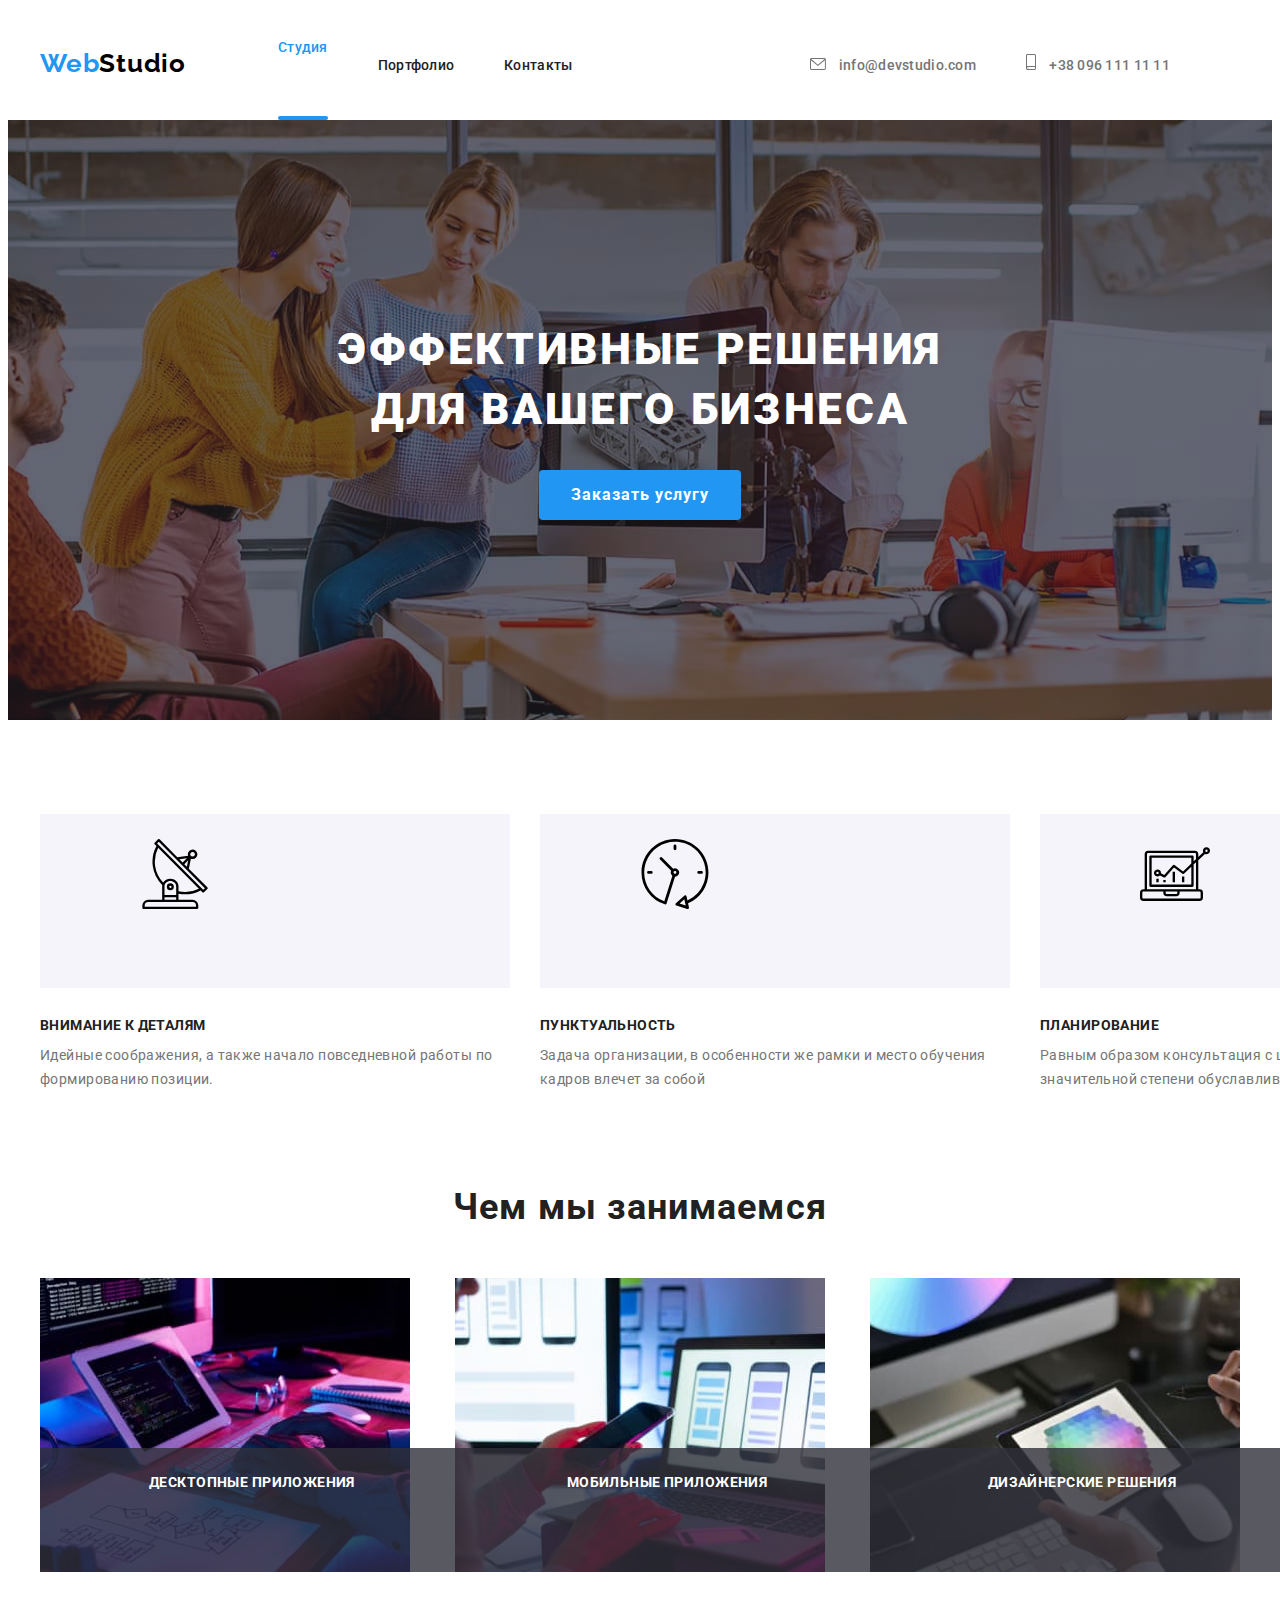
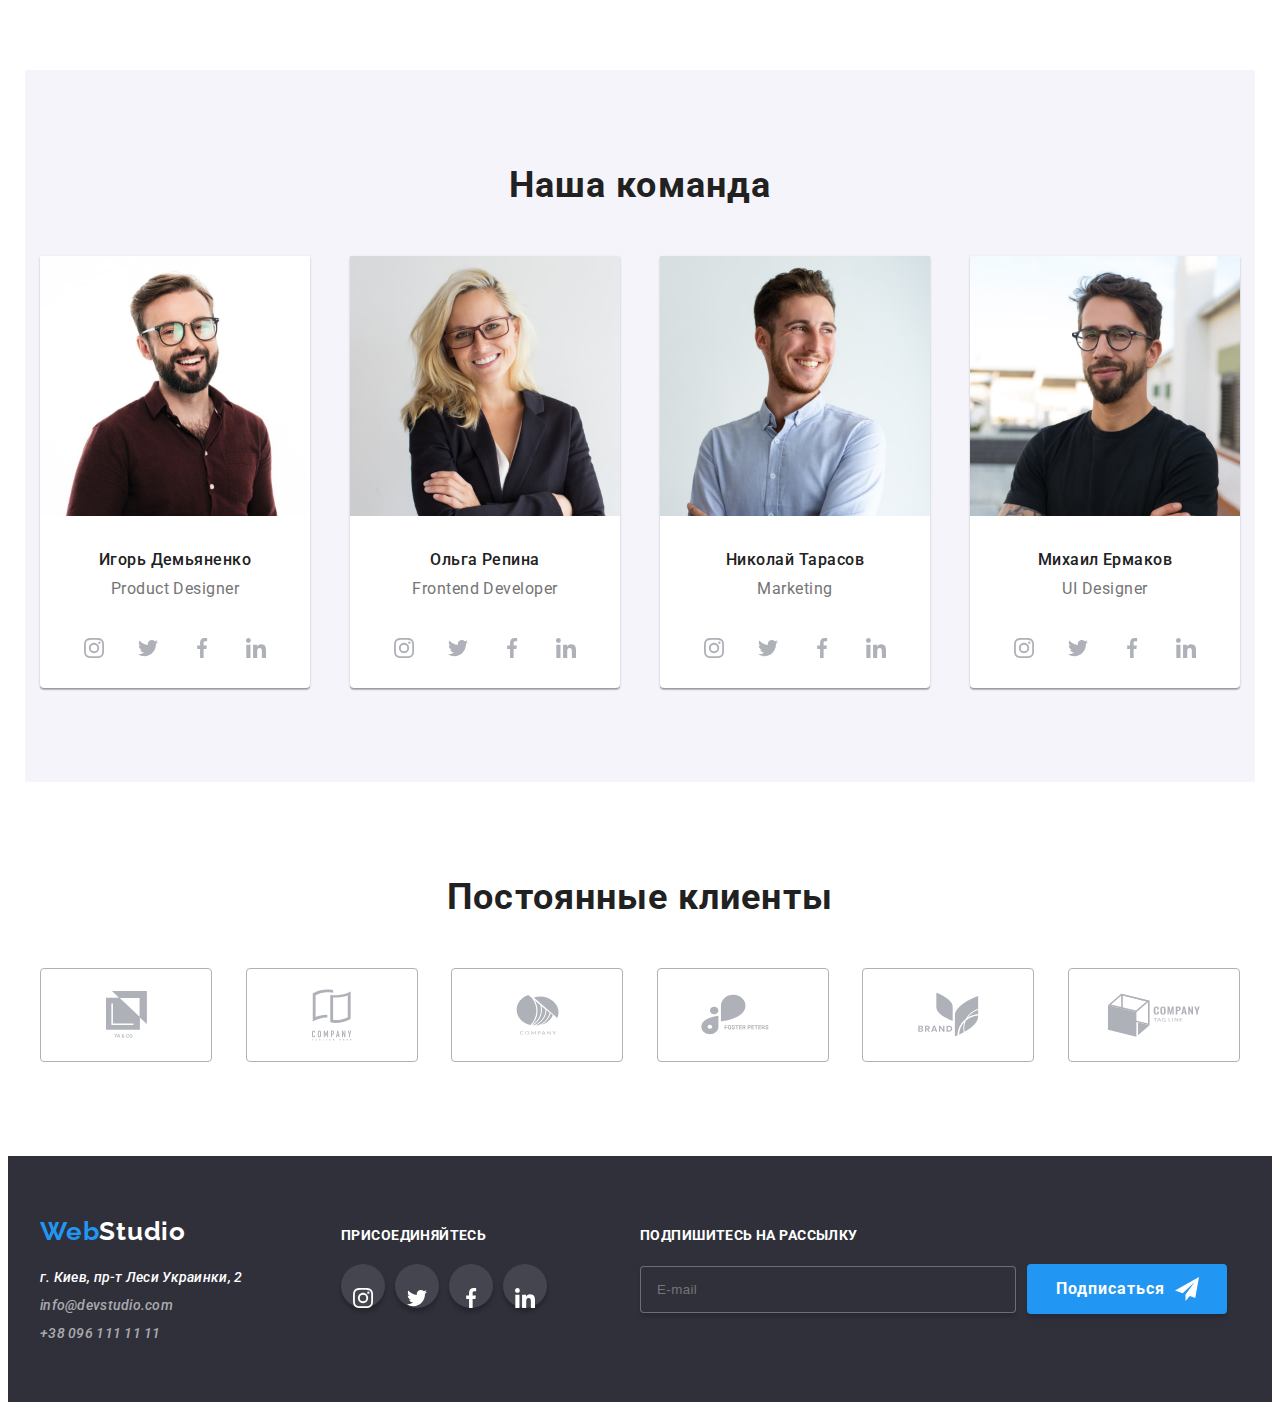
<file: index.html>
<!DOCTYPE html>
<html lang="ru">
<head>
    <meta charset="UTF-8">
    <meta http-equiv="X-UA-Compatible" content="IE=edge">
    <meta name="viewport" content="width=device-width, initial-scale=1.0">
    <title>WebStudio</title>
    <link rel="preconnect" href="https://fonts.googleapis.com">
    <link rel="preconnect" href="https://fonts.gstatic.com" crossorigin>
    <link href="https://fonts.googleapis.com/css2?family=Raleway:wght@700&family=Roboto:wght@400;500;700;900&display=swap"
        rel="stylesheet">

    <link rel="stylesheet" href="https://cdnjs.cloudflare.com/ajax/libs/modern-normalize/1.1.0/modern-normalize.min.css"
        integrity="sha512-wpPYUAdjBVSE4KJnH1VR1HeZfpl1ub8YT/NKx4PuQ5NmX2tKuGu6U/JRp5y+Y8XG2tV+wKQpNHVUX03MfMFn9Q=="
        crossorigin="anonymous" referrerpolicy="no-referrer" />
    <link rel="stylesheet" href="./css/styles.css">
</head>
<body>
    <header>
        <div class="container">
            <nav>
                <a href="./index.html" class="logo"><span class="logo-part">Web</span>Studio</a>
                <ul class="site-nav list">
                    <li class="site-nav-link"><a href="./index.html" class="site-nav current">Студия</a></li>
                    <li class="site-nav-link"><a href="./portfolio.html">Портфолио</a></li>
                    <li class="site-nav-link"><a href="#">Контакты</a></li>
                </ul>
                <ul class="contacts list header">
                    <li class="contacts-link">
                        <a href="mailto:info@devstudio.com" class="email">
                            <svg width="16px" height="12px">
                                <use href="./images/icons.svg#icon-letter"></use>
                            </svg>
                        info@devstudio.com</a>
                    </li>
                    <li class="contacts-link">
                        <a href="tel:380961111111">
                            <svg width="10px" height="16px">
                                <use href="./images/icons.svg#icon-phone"></use>
                            </svg>
                        +38 096 111 11 11</a>
                    </li>
                </ul>
            </nav>
        </div>
    </header>
    <main>
        <section class="section hero">
            <div class="container">
                <h1 class="hero-title">Эффективные решения для вашего бизнеса</h1>
                <button type="button" class="hero-button button" data-modal-open>Заказать услугу</button>
            </div>
        </section>
        <section class="section advant container">
            <h2 class="visually-hidden">Наши преимущества</h2>
            <ul class="advantages list">                
                <li class="advantages-box">
                    <div class="advant-image">
                        <svg class="advant-icon">
                            <use href="./images/icons.svg#icon-antenna" width="70" height="70"></use>
                        </svg>
                    </div>
                    <h3 class="advantages-title">Внимание к деталям</h3>
                    <p class="advantages-items">Идейные соображения, а также начало повседневной работы по формированию позиции.</p>
                </li>
                
                <li class="advantages-box">
                    <div class="advant-image">
                        <svg class="advant-icon">
                            <use href="./images/icons.svg#icon-clock" width="70" height="70"></use>
                        </svg>
                    </div>
                    <h3 class="advantages-title">Пунктуальность</h3>
                    <p class="advantages-items">Задача организации, в особенности же рамки и место обучения кадров влечет за собой</p>
                </li>
                <li class="advantages-box">
                    <div class="advant-image">
                        <svg class="advant-icon">
                            <use href="./images/icons.svg#icon-diagram" width="70" height="70"></use>
                        </svg>
                    </div>
                    <h3 class="advantages-title">Планирование</h3>
                    <p class="advantages-items">Равным образом консультация с широким активом в значительной степени обуславливает.</p>
                </li>
                <li class="advantages-box">
                    <div class="advant-image">
                        <svg class="advant-icon">
                            <use href="./images/icons.svg#icon-astronaut" width="70" height="70"></use>
                        </svg>
                    </div>
                    <h3 class="advantages-title">Современные технологии</h3>
                    <p class="advantages-items">Значимость этих проблем настолько очевидна, что реализация плановых заданий.</p>
                </li>
            </ul>
        </section>
        <section class="section doing container">
            <h2 class="section-title doing">Чем мы занимаемся</h2>
            <ul class="doing list">
                <li class="doing-title">
                    <img src="./images/box1.jpg" alt="стационарный компьютер" width="370">
                    <p class="doing-description">Десктопные приложения</p>
                </li>
               <li class="doing-title">
                    <img src="./images/box2.jpg" alt="мобильный" width="370">
                    <p class="doing-description">Мобильные приложения</p>
                </li>
                <li class="doing-title">
                    <img src="./images/box3.jpg" alt="планшет" width="370">
                    <p class="doing-description">Дизайнерские решения</p>
                </li>
            </ul>
        </section>
        <section class="team section container">
            <h2 class="section-title">Наша команда</h2>
            <ul class="team list">
                <li class="persons">
                    <img class="photo" src="./images/team_card_1.jpg" alt="Фото Игорь Демьяненко" width="270">
                    <h3 class="persons-name">Игорь Демьяненко</h3>
                    <p class="position">Product Designer</p>
                    <div class="social">
                        <ul class="social-links">
                            <li class="social-icon">
                                <a href="instagram.com">
                                    <svg>
                                        <use href="./images/icons.svg#icon-instagram" width="20"></use>                
                                    </svg>
                                </a>
                            </li>
                            <li class="social-icon">
                                <a href="twitter.com">
                                    <svg>
                                        <use href="./images/icons.svg#icon-twitter" width="20"></use>
                                    </svg>
                                </a>
                            </li>
                            <li class="social-icon">
                                <a href="facebook.com">
                                    <svg>
                                        <use href="./images/icons.svg#icon-facebook" width="20"></use>
                                    </svg>
                                </a>
                            </li>
                            <li class="social-icon">
                                <a href="linkedin.com">
                                    <svg>
                                        <use href="./images/icons.svg#icon-linkedin" width="20"></use>
                                    </svg>
                                </a>
                            </li>
                        </ul>
                    </div>
                </li>
                <li class="persons">
                    <img class="photo" src="./images/team_card_2.jpg" alt="Фото Ольга Репина" width="270">
                    <h3 class="persons-name">Ольга Репина</h3>
                    <p class="position">Frontend Developer</p>
                    <div class="social">
                        <ul class="social-links">
                            <li class="social-icon">
                                <a href="instagram.com">
                                    <svg>
                                        <use href="./images/icons.svg#icon-instagram" width="20"></use>
                                    </svg>
                                </a>
                            </li>
                            <li class="social-icon">
                                <a href="twitter.com">
                                    <svg>
                                        <use href="./images/icons.svg#icon-twitter" width="20"></use>
                                    </svg>
                                </a>
                            </li>
                            <li class="social-icon">
                                <a href="facebook.com">
                                    <svg>
                                        <use href="./images/icons.svg#icon-facebook" width="20"></use>
                                    </svg>
                                </a>
                            </li>
                            <li class="social-icon">
                                <a href="linkedin.com">
                                    <svg>
                                        <use href="./images/icons.svg#icon-linkedin" width="20"></use>
                                    </svg>
                                </a>
                            </li>
                        </ul>
                    </div>
                </li>
                <li class="persons">
                    <img class="photo" src="./images/team_card_3.jpg" alt="Фото Николай Тарасов" width="270">
                    <h3 class="persons-name">Николай Тарасов</h3>
                    <p class="position">Marketing</p>
                    <div class="social">
                        <ul class="social-links">
                            <li class="social-icon">
                                <a href="instagram.com">
                                    <svg>
                                        <use href="./images/icons.svg#icon-instagram" width="20"></use>
                                    </svg>
                                </a>
                            </li>
                            <li class="social-icon">
                                <a href="twitter.com">
                                    <svg>
                                        <use href="./images/icons.svg#icon-twitter" width="20"></use>
                                    </svg>
                                </a>
                            </li>
                            <li class="social-icon">
                                <a href="facebook.com">
                                    <svg>
                                        <use href="./images/icons.svg#icon-facebook" width="20"></use>
                                    </svg>
                                </a>
                            </li>
                            <li class="social-icon">
                                <a href="linkedin.com">
                                    <svg>
                                        <use href="./images/icons.svg#icon-linkedin" width="20"></use>
                                    </svg>
                                </a>
                            </li>
                        </ul>
                    </div>
                </li>
                <li class="persons">
                    <img  class="photo" src="./images/team_card_4.jpg" alt="Фото Михаил Ермаков" width="270">
                    <h3 class="persons-name">Михаил Ермаков</h3>
                    <p class="position">UI Designer</p>
                    <div class="social">
                        <ul class="social-links">
                            <li class="social-icon">
                                <a href="instagram.com">
                                    <svg>
                                        <use href="./images/icons.svg#icon-instagram" width="20"></use>
                                    </svg>
                                </a>
                            </li>
                            <li class="social-icon">
                                <a href="twitter.com">
                                    <svg>
                                        <use href="./images/icons.svg#icon-twitter" width="20"></use>
                                    </svg>
                                </a>
                            </li>
                            <li class="social-icon">
                                <a href="facebook.com">
                                    <svg>
                                        <use href="./images/icons.svg#icon-facebook" width="20"></use>
                                    </svg>
                                </a>
                            </li>
                            <li class="social-icon">
                                <a href="linkedin.com">
                                    <svg>
                                        <use href="./images/icons.svg#icon-linkedin" width="20"></use>
                                    </svg>
                                </a>
                            </li>
                        </ul>
                    </div>
                </li>
            </ul>
        </section>
        <section class="clients section container">
            <h2>Постоянные клиенты</h2>
            <ul class="regular-clients">
                <li class="client-card">
                    <a href="#" class="client-link">
                        <svg width="41px" height="47px">
                            <use href="./images/icons.svg#icon-logo1"></use>
                        </svg>
                    </a>
                </li>
                <li class="client-card">
                    <a href="#" class="client-link">
                        <svg width="40px" height="52px">
                            <use href="./images/icons.svg#icon-logo2"></use>
                        </svg>
                    </a>
                </li>
                <li class="client-card">
                    <a href="#" class="client-link">
                        <svg width="43px" height="41px">
                            <use href="./images/icons.svg#icon-logo3"></use>
                        </svg>
                    </a>
                </li>
                <li class="client-card">
                    <a href="#" class="client-link">
                        <svg width="84px" height="41px">
                            <use href="./images/icons.svg#icon-logo4"></use>
                        </svg>
                    </a>
                </li>
                <li class="client-card">
                    <a href="#" class="client-link">
                        <svg width="63px" height="45px">
                            <use href="./images/icons.svg#icon-logo5"></use>
                        </svg>
                    </a>
                </li>
                <li class="client-card">
                    <a href="#" class="client-link">
                        <svg width="94px" height="44px">
                            <use href="./images/icons.svg#icon-logo6"></use>
                        </svg>
                    </a>
                </li>
            </ul>
        </section>
    </main>
    <footer class="adress">
        <div class="container">
            <div>
            <a href="./index.html" class="logo footer"><span class="logo-part">Web</span>Studio</a>
            <address>
                <ul class="contacts list">
                    <li class="contacts-item">
                        <a href="#">г. Киев, пр-т Леси Украинки, 2</a>
                    </li>
                    <li class="contacts-item">
                        <a href="mailto:info@devstudio.com" class="transp"><span>info@devstudio.com </span></a>
                    </li>
                    <li class="contacts-item">
                        <a href="tel:380961111111" class="transp"><span>+38 096 111 11 11</span></a>
                    </li>
                </ul>
            </address>
            </div>
            <div>
            <h3>Присоединяйтесь</h3>
            <div class="social-footer">
                <ul class="social-links footer">
                    <li class="social-icon">
                        <a href="instagram.com">
                            <svg>
                                <use href="./images/icons.svg#icon-instagram" width="20"></use>
                            </svg>
                        </a>
                    </li>
                    <li class="social-icon">
                        <a href="twitter.com">
                            <svg>
                                <use href="./images/icons.svg#icon-twitter" width="20"></use>
                            </svg>
                        </a>
                    </li>
                    <li class="social-icon">
                        <a href="facebook.com">
                            <svg>
                                <use href="./images/icons.svg#icon-facebook" width="20"></use>
                            </svg>
                        </a>
                    </li>
                    <li class="social-icon">
                        <a href="linkedin.com">
                            <svg>
                                <use href="./images/icons.svg#icon-linkedin" width="20"></use>
                            </svg>
                        </a>
                    </li>
                </ul>
            </div>            
            </div>
            <div class="mailing">
                <h3>Подпишитесь на рассылку</h3>
                <form>
                    <label>
                    <input type="email" placeholder="E-mail" class="mail-input" name="email" id="email">
                    </label>
                    <button type="submit" class="mailing button">Подписаться
                        <svg width="24" height="24">
                            <use href="./images/icons.svg#icon-send"></use>
                        </svg>
                    </button>                
                </form>
            </div>
        </div>
    </footer>
    <div class="backdrop is-hidden" data-modal>
        <div class="modal">
            <b class="modal-head">Оставьте свои данные, мы вам перезвоним</b>
            <form class="modal-form">
                <div class="form-field">
                <label for="name" class="form-label">Имя
                <br>                
                <input type="text" name="name" id="name" class="form-input">
                <svg width="18" height="18" class="form-icon">
                    <use href="./images/icons.svg#icon-person"></use>
                </svg>
                </label>
                </div>
                <div class="form-field">
                <label for="tel" class="form-label">Телефон
                <br>
                <input type="tel" name="tel" id="tel" class="form-input">
                <svg width="18" height="18" class="form-icon">
                    <use href="./images/icons.svg#icon-phone-black"></use>
                </svg>
                </label>
                </div>
                <div class="form-field">
                <label for="mod-email" class="form-label">Почта
                <br>                    
                <input type="email" name="mod-email" id="mod-email" class="form-input">
                <svg width="18" height="18" class="form-icon">
                    <use href="./images/icons.svg#icon-email"></use>
                </svg>
                </label>
                </div>
                <div class="form-field">
                <label class="form-label">Комментарий
                    <br>
                    <textarea placeholder="Введите текст" class="form-input comment"></textarea>
                </label>
                </div>
                <div class="form-field">
                <label for="confident" class="form-label conf">
                <input type="checkbox" name="confident" id="confident" value="conf" class="confident">
                <svg class="conf-nocheck" width="16" height="15">
                    <use href="./images/icons.svg#icon-vector2"></use>
                </svg>
                <svg class="conf-check" width="16" height="15">
                    <use href="./images/icons.svg#icon-check"></use>
                </svg>
                    Соглашаюсь с рассылкой и принимаю <a href="#" class="text-conf">Условия договора</a>
                </label>
                </div>
                    <button type="submit" class="send button">Отправить</button>
            </form>
            <button type="button" class="button close" data-modal-close>
                <svg  width="11" height="11" class="close-icon">
                    <use href="./images/icons.svg#icon-close"></use>
                </svg>
            </button>
        </div>
    </div>
    <script src="./js/modal.js"></script>
</body>

</html>
</file>
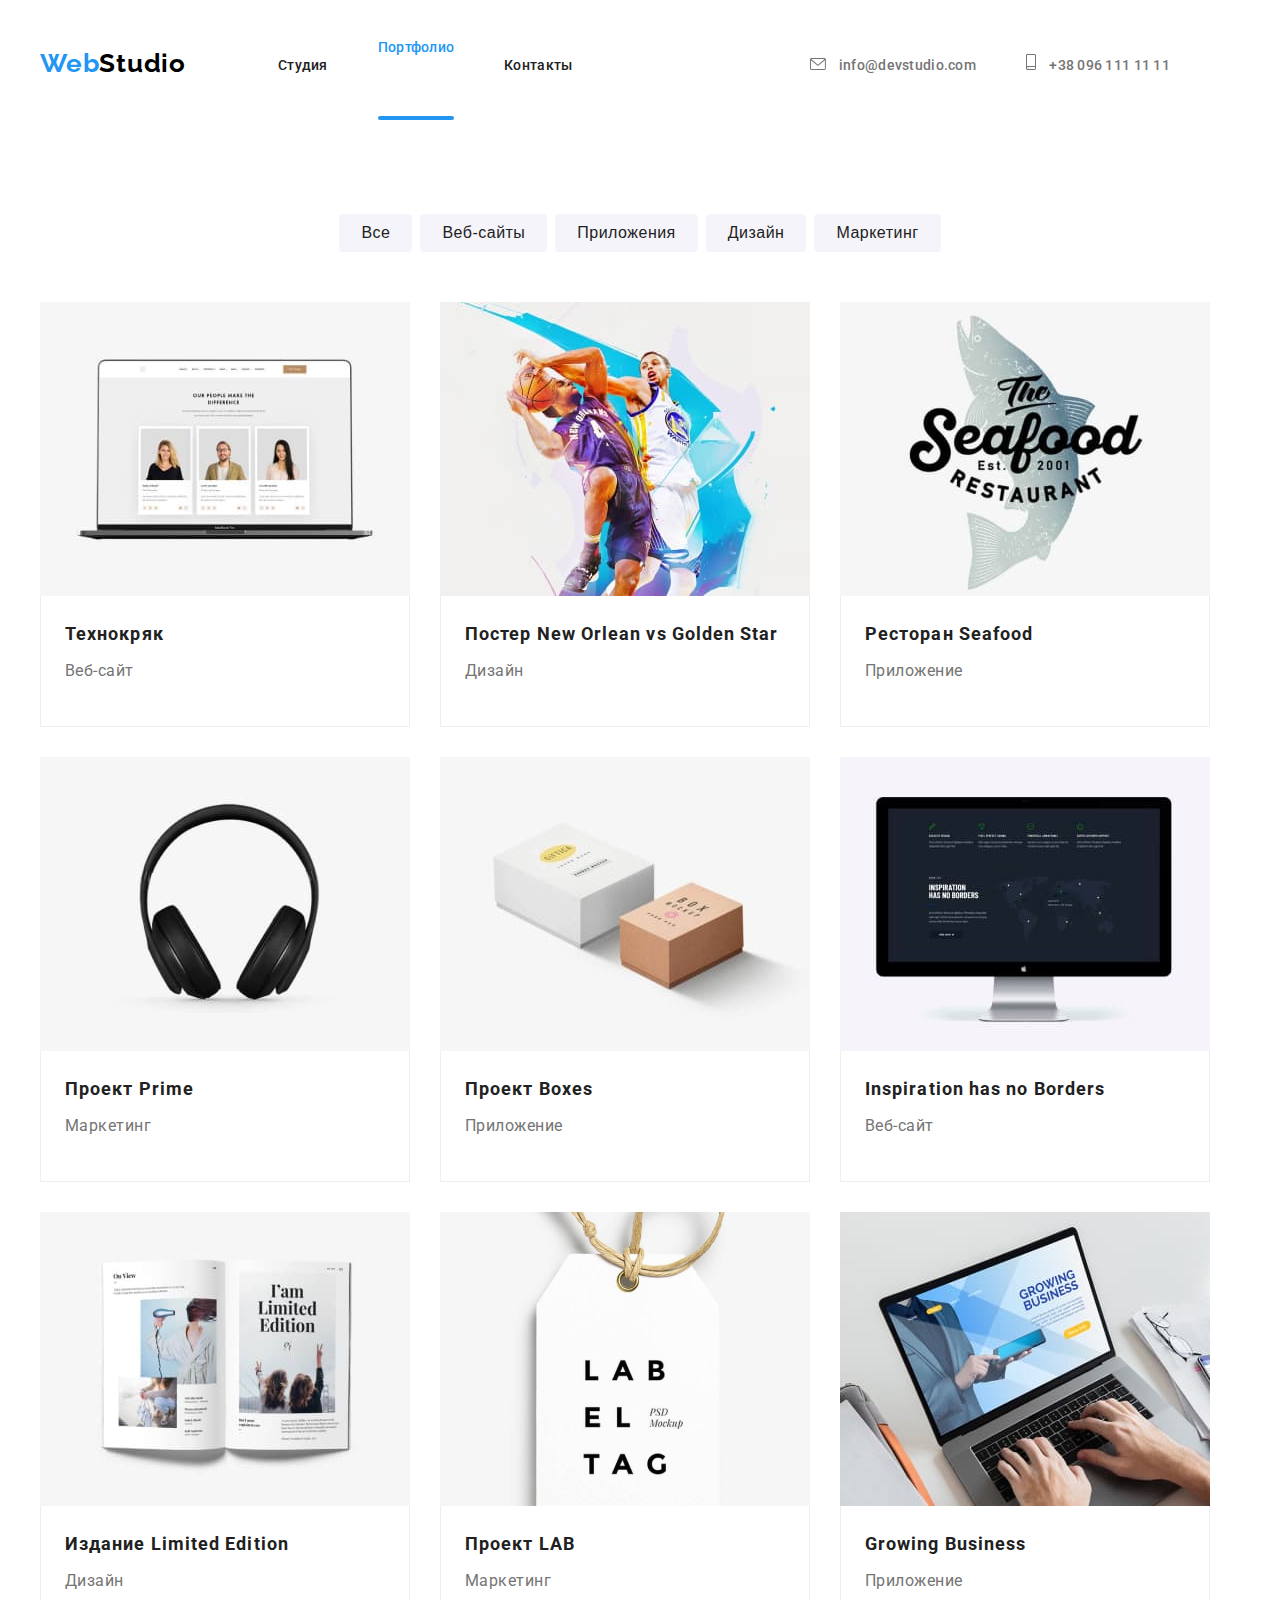
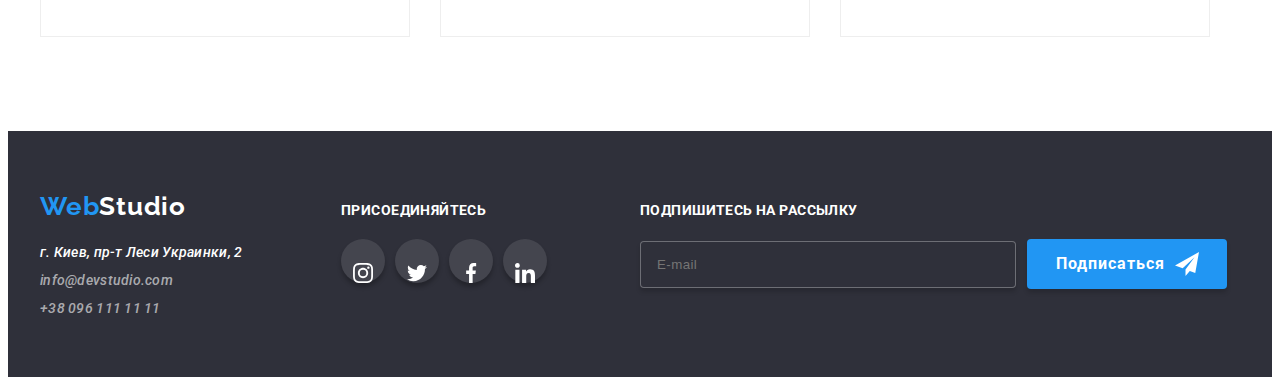
<file: portfolio.html>
<!DOCTYPE html>
<html lang="ru">

<head>
    <meta charset="UTF-8">
    <meta http-equiv="X-UA-Compatible" content="IE=edge">
    <meta name="viewport" content="width=device-width, initial-scale=1.0">
    <title>WebStudio</title>
    <link rel="preconnect" href="https://fonts.googleapis.com">
    <link rel="preconnect" href="https://fonts.gstatic.com" crossorigin>
    <link href="https://fonts.googleapis.com/css2?family=Raleway:wght@700&family=Roboto:wght@400;500;700;900&display=swap"
            rel="stylesheet">
    <link rel="stylesheet" href="https://cdnjs.cloudflare.com/ajax/libs/modern-normalize/1.1.0/modern-normalize.min.css"
        integrity="sha512-wpPYUAdjBVSE4KJnH1VR1HeZfpl1ub8YT/NKx4PuQ5NmX2tKuGu6U/JRp5y+Y8XG2tV+wKQpNHVUX03MfMFn9Q=="
        crossorigin="anonymous" referrerpolicy="no-referrer" />
    <link rel="stylesheet" href="./css/styles.css">
</head>

<body>
<header>
    <div class="container">
        <nav>
            <a href="./index.html" class="logo"><span class="logo-part">Web</span>Studio</a>
            <ul class="site-nav list">
                <li class="site-nav-link"><a href="./index.html">Студия</a></li>
                <li class="site-nav-link"><a href="./portfolio.html" class="site-nav current">Портфолио</a></li>
                <li class="site-nav-link"><a href="#">Контакты</a></li>
            </ul>
            <ul class="contacts list header">
                <li class="contacts-link">
                    <a href="mailto:info@devstudio.com" class="email">
                        <svg width="16px" height="12px">
                            <use href="./images/icons.svg#icon-letter"></use>
                        </svg>
                        info@devstudio.com</a>
                </li>
                <li class="contacts-link">
                    <a href="tel:380961111111">
                        <svg width="10px" height="16px">
                            <use href="./images/icons.svg#icon-phone"></use>
                        </svg>
                        +38 096 111 11 11</a>
                </li>
            </ul>
        </nav>
    </div>
</header>
    <main>
        <section class="section container">
            <h1 class="hidden">Наши работы</h1>

            <ul class="button list">
                <li class="filter"><button type="button" class="button">Все</button></li>
                <li class="filter"><button type="button" class="button">Веб-сайты</button></li>
                <li class="filter"><button type="button" class="button">Приложения</button></li>
                <li class="filter"><button type="button" class="button">Дизайн</button></li>
                <li class="filter"><button type="button" class="button">Маркетинг</button></li>
            </ul>

            <ul class="works list">
                <li class="work-link">
                    <a href="#" class="work-image">
                        <div class="work-overlay">
                            <img src="./images/work1.jpg" alt="ноутбук" width="370">
                            <p class="work-description">Ресурс предлагает комплексные предложения с разным уровнем функционала и сервисов. Все это
                                позволит посетителю получить исчерпывающие сведения о компании или частном лице.</p>
                        </div>
                    <div class="works-title-border">
                        <h2 class="works-title">Технокряк</h2>
                        <p class="works-type">Веб-сайт</p>
                    </div>
                    </a>
                </li>
                <li class="work-link">
                    <a href="#" class="work-image">
                        <div class="work-overlay">
                            <img src="./images/work2.jpg" alt="баскетболисты" width="370">
                            <p class="work-description">Ресурс предлагает комплексные предложения с разным уровнем функционала и сервисов. Все это
                                позволит посетителю получить исчерпывающие сведения о компании или частном лице.</p>
                        </div>
                    <div class="works-title-border">
                        <h2 class="works-title">Постер <span lang="en">New Orlean vs Golden Star</span></h2>
                        <p class="works-type">Дизайн</p>
                    </div>
                    </a>
                </li>
                <li class="work-link">
                    <a href="#" class="work-image"><div class="work-overlay">
                        <img src="./images/work3.jpg" alt="лого рыбного ресторана" width="370">
                        <p class="work-description">Ресурс предлагает комплексные предложения с разным уровнем функционала и сервисов. Все
                            это позволит посетителю получить исчерпывающие сведения о компании или частном лице.</p>
                    </div>
                    <div class="works-title-border">
                        <h2 class="works-title">Ресторан <span lang="en">Seafood</span></h2>
                        <p class="works-type">Приложение</p>
                    </div>
                    </a>
                </li>
                <li class="work-link">
                    <a href="#" class="work-image">
                        <div class="work-overlay">
                            <img src="./images/work4.jpg" alt="наушники" width="370">
                            <p class="work-description">Ресурс предлагает комплексные предложения с разным уровнем функционала и сервисов.
                                Все это позволит посетителю получить исчерпывающие сведения о компании или частном лице.</p>
                        </div>
                    <div class="works-title-border">
                        <h2 class="works-title">Проект <span lang="en">Prime</span></h2>
                        <p class="works-type">Маркетинг</p>
                    </div>
                    </a>
                </li>
                <li class="work-link">
                    <a href="#" class="work-image">
                        <div class="work-overlay">
                            <img src="./images/work5.jpg" alt="коробки" width="370">
                            <p class="work-description">Ресурс предлагает комплексные предложения с разным уровнем функционала и сервисов.
                                Все это позволит посетителю получить исчерпывающие сведения о компании или частном лице.</p>
                        </div>
                    <div class="works-title-border">
                        <h2 class="works-title">Проект <span lang="en">Boxes</span></h2>
                        <p class="works-type">Приложение</p>
                    </div>
                    </a>
                </li>
                <li class="work-link">
                    <a href="#" class="work-image">
                        <div class="work-overlay">
                            <img src="./images/work6.jpg" alt="монитор" width="370">
                            <p class="work-description">Ресурс предлагает комплексные предложения с разным уровнем функционала и сервисов.
                                Все это позволит посетителю получить исчерпывающие сведения о компании или частном лице.</p>
                        </div>
                    <div class="works-title-border">
                        <h2 lang="en" class="works-title">Inspiration has no Borders</h2>
                        <p class="works-type">Веб-сайт</p>
                    </div>
                    </a>
                </li>
                <li class="work-link">
                    <a href="#" class="work-image">
                        <div class="work-overlay">
                            <img src="./images/work7.jpg" alt="книга" width="370">
                            <p class="work-description">Ресурс предлагает комплексные предложения с разным уровнем функционала и сервисов.
                                Все это позволит посетителю получить исчерпывающие сведения о компании или частном лице.</p>
                        </div>
                    <div class="works-title-border">
                        <h2 class="works-title">Издание <span lang="en">Limited Edition</span></h2>
                        <p class="works-type">Дизайн</p>
                    </div>
                    </a>
                </li>
                <li class="work-link">
                    <a href="#" class="work-image">
                        <div class="work-overlay">
                            <img src="./images/work8.jpg" alt="бирка" width="370">
                            <p class="work-description">Ресурс предлагает комплексные предложения с разным уровнем функционала и сервисов.
                                Все это позволит посетителю получить исчерпывающие сведения о компании или частном лице.</p>
                        </div>
                    <div class="works-title-border">
                        <h2 class="works-title">Проект <span lang="en">LAB</span></h2>
                        <p class="works-type">Маркетинг</p>
                    </div>
                    </a>
                </li>
                <li class="work-link">
                    <a href="#" class="work-image">
                        <div class="work-overlay">
                            <img src="./images/work9.jpg" alt="работает за ноутбуком" width="370">
                            <p class="work-description">Ресурс предлагает комплексные предложения с разным уровнем функционала и сервисов.
                                Все это позволит посетителю получить исчерпывающие сведения о компании или частном лице.</p>
                        </div>
                    <div class="works-title-border">
                        <h2 lang="en" class="works-title">Growing Business</h2>
                        <p class="works-type">Приложение</p>
                    </div>
                    </a>
                </li>
            </ul>
        </section>
    </main>
    <footer class="adress">
        <div class="container">
            <div>
                <a href="./index.html" class="logo footer"><span class="logo-part">Web</span>Studio</a>
                <address>
                    <ul class="contacts list">
                        <li class="contacts-item">
                            <a href="#">г. Киев, пр-т Леси Украинки, 2</a>
                        </li>
                        <li class="contacts-item">
                            <a href="mailto:info@devstudio.com" class="transp"><span>info@devstudio.com </span></a>
                        </li>
                        <li class="contacts-item">
                            <a href="tel:380961111111" class="transp"><span>+38 096 111 11 11</span></a>
                        </li>
                    </ul>
                </address>
            </div>
            <div>
                <h3>Присоединяйтесь</h3>
                <div class="social-footer">
                    <ul class="social-links footer">
                        <li class="social-icon">
                            <a href="instagram.com">
                                <svg>
                                    <use href="./images/icons.svg#icon-instagram" width="20"></use>
                                </svg>
                            </a>
                        </li>
                        <li class="social-icon">
                            <a href="twitter.com">
                                <svg>
                                    <use href="./images/icons.svg#icon-twitter" width="20"></use>
                                </svg>
                            </a>
                        </li>
                        <li class="social-icon">
                            <a href="facebook.com">
                                <svg>
                                    <use href="./images/icons.svg#icon-facebook" width="20"></use>
                                </svg>
                            </a>
                        </li>
                        <li class="social-icon">
                            <a href="linkedin.com">
                                <svg>
                                    <use href="./images/icons.svg#icon-linkedin" width="20"></use>
                                </svg>
                            </a>
                        </li>
                    </ul>
                </div>
            </div>
            <div class="mailing">
                <h3>Подпишитесь на рассылку</h3>
                <form>
                    <label>
                        <input type="email" placeholder="E-mail" class="mail-input" name="email" id="email">
                    </label>
                    <button type="submit" class="mailing button">Подписаться
                        <svg width="24" height="24">
                            <use href="./images/icons.svg#icon-send"></use>
                        </svg>
                    </button>
                </form>
            </div>
        </div>
    </footer>
</body>

</html>
</file>
<file: css/styles.css>
/* первичный цвет заголовков     #212121 */

/*первичный цвет текста #757575 */

/* голубой фоновый #2196F3 */

/* серый фон #2F303A */


:root {
    --primary-header-color: #212121;
    --primary-text-color: #757575;
    --accent-color: #2196F3;
    --secondary-bg-color: #2F303A;
    --timing-function: 250ms cubic-bezier(0.4, 0, 0.2, 1);
}

body {
    background-color: #ffffff;
    color: #757575;
    font-family: "Roboto", "Helvetica Neue", sans-serif;
}

a {
text-decoration: none;
}

h1, h2, h3 {
    color: var(--primary-header-color);
}

h1,h2,h3,p,ul {
    margin: 0;
    padding: 0;
    }

.container {
    width: 1200px;
    padding: 0 15px;
    /* outline: 2px solid red; */
    margin-left: auto;
    margin-right: auto;
}

.list {
    list-style: none;
}


.logo {
    padding-top: 24px;
    padding-bottom: 25px;
    margin-right: 93px;
    width: 145px;

    color: black;
    font-family: "Raleway", "Proxima Nova", sans-serif;
    font-size: 26px;
    line-height: 1.19;
    letter-spacing: 0.03em;
    font-weight: 700;      
}

.logo-part {
    color: var(--accent-color);
}

/* site-nav */

.site-nav.list,
nav,
.contacts.header
{
    display: flex;
    align-items: center;
}

.site-nav.list {
    width: 294px;
}

.site-nav a {
    color: var(--primary-header-color);
    font-size: 14px;
    line-height: 1.14;
    letter-spacing: 0.02em;
    font-weight: 500;
    
    transition: color var(--timing-function);
}

.site-nav.current {
    display: block;
    padding-top: 32px;
    position: relative;
    height: 80px;

    color: var(--accent-color);
}

.site-nav.current::after {
    content: ' ';
    display: block;
    position: absolute;
    bottom: 0;

    width: 100%;
    height: 4px;

    background-color: var(--accent-color);
    border-radius: 2px;
}

.site-nav-link:not(:last-child) {
    margin-right: 50px;
}

/* contacts */
.contacts a {
    color: var(--primary-text-color);
    font-size: 14px;
    line-height: 1.14;
    letter-spacing: 0.02em;
    font-weight: 500;

    transition: color var(--timing-function);
}

.contacts.list {
    margin-left: auto;
    justify-content: flex-end;    
}

.contacts-link svg {
    margin-right: 10px;
    fill: currentColor;
}

.contacts-link:not(:last-child) {
    margin-right: 50px;
}

.site-nav a:hover,
.site-nav a:focus,
.contacts a:hover,
.contacts a:focus,
.transp span:hover,
.transp span:focus {
    color: var(--accent-color);
    fill:var(--accent-color)
}

header.conteiner {
    border: 1px solid #ECECEC;
}

/* hero */

.section {
    padding-top: 94px;
    padding-bottom: 94px;
}

.hero {
    background-color: var(--secondary-bg-color);
    text-align: center;
    padding-top: 200px;
    padding-bottom: 200px;
}

.section.hero {
    max-width: 1600px;
    background-image: linear-gradient(to right,
            rgba(47, 48, 58, 0.4),
            rgba(47, 48, 58, 0.4)),
        url(../images/hero.jpg);
    margin-left: auto;
    margin-right: auto;
    background-size: cover;
    background-position: center;
    background-repeat: no-repeat;
}

.hero-title {   
    color: #ffffff;
    font-weight: 900;
    line-height: 1.36;
    text-align: center;
    letter-spacing: 0.06em;
    text-transform: uppercase;
    font-size: 44px;
    width: 696px;
    margin-bottom: 30px;
    margin-left: auto;
    margin-right:auto;
}
.hero-button,
.mailing.button,
.send.button {
    background-color: var(--accent-color);
    color: #ffffff;
    font-family: 'Roboto';
    font-size: 16px;
    line-height: 1.88;
    letter-spacing: 0.06em;
    font-weight: 700;
    min-width: 200px;
    min-height: 50px;
    padding: 10px 32px;
    box-shadow: 0px 4px 4px rgba(0, 0, 0, 0.15);
}

/* button */
.button {
    cursor: pointer;
    border-color: transparent;
    border-radius: 4px;
    border: none;
}

.list .button {
    background-color: #F5F4FA;
    color: var(--primary-header-color);
    font-weight: 500;
    font-size: 16px;
    line-height: 1.62;
    letter-spacing: 0.03em;
}

.list .button:hover,
.list .button:focus {
    background-color: var(--accent-color);
    color: #ffffff;
}

/* section */

.visually-hidden {
    position: absolute;
    white-space: nowrap;
    width: 1px;
    height: 1px;
    overflow: hidden;
    border: 0;
    padding: 0;
    clip: rect(0 0 0 0);
    clip-path: inset(50%);
    margin: -1px;
}

.section-title {
    font-size: 36px;
    line-height: 1.17;
    text-align: center;
    letter-spacing: 0.03em;
}

/* advantages */

.advantages {
    padding: 0;
    display: flex;
}

.advantages-box:not(:last-child) {
    margin-right: 30px;
}

.advantages-title {
    font-weight: 700;
    line-height: 1.14;
    letter-spacing: 0.03em;
    text-transform: uppercase;
    font-size: 14px;
    margin-bottom: 10px;
}

.advantages-items {
    font-size: 14px;
    line-height: 1.71;
    letter-spacing: 0.03em;
}

.advant-image {
    background-color: #F5F4FA;
    margin-bottom: 30px;
}

.advant-icon{
    width: 270px;
    height: 120px;
    padding: 25px 100px;
}

.section.doing {
    padding-top: 0;
}

.section-title.doing {
    margin-bottom: 50px;
}

.doing.list {
    display: flex;
    justify-content: space-between;
}

.doing-title:not(:last-child) {
    margin-right: 30px;
}

.doing-title {
    position: relative;
}

.doing-description {
    position: absolute;
    bottom: 4px;
    left: 0;

    padding: 27px;
    height: 70px;
    width: 100%;

    font-weight: 700;
    font-size: 14px;
    line-height: 1.14;
    text-align: center;
    letter-spacing: 0.03em;
    text-transform: uppercase;

    background-color: rgba(47, 48, 58, 0.8);
    color: #FFFFFF;
}

/*  team */

.team {
    background-color: #F5F4FA;
    font-size: 16px;
    line-height: 1.19;
    letter-spacing: 0.03em;
}

.team .section-title {
    margin-bottom: 50px;
    margin-left: auto;
    margin-right: auto;
}

.team .list {
    display: flex;
    justify-content: space-between;
    text-align: center
}

.persons {
    background: #FFFFFF;
    box-shadow: 0px 1px 3px rgba(0, 0, 0, 0.12), 0px 1px 1px rgba(0, 0, 0, 0.14), 0px 2px 1px rgba(0, 0, 0, 0.2);
    border-radius: 0px 0px 4px 4px;
}

.persons:not(:last-child) {
    margin-right: 30px;
}

.photo {
    margin-bottom: 30px;
}

.persons-name {
    margin-bottom: 10px;

    font-weight: 500;
    font-size: 16px;
    line-height: 1.19;
    text-align: center;
    letter-spacing: 0.03em;
}

.social-links {
    display: flex;
    list-style: none;
    justify-content: center;
    fill: #AFB1B8;
    margin: 16px 32px 30px 32px;
}

.social-icon {
    width: 44px;
    height: 44px;
    border-radius: 50%;

    transition: fill var(--timing-function), background-color var(--timing-function), border-radius var(--timing-function);
}

.social-icon svg
 {
    width: 44px;
    height: 44px;
    padding: 12px;
}

.social-icon:not(:last-child){
    margin-right: 10px;
}

.social-icon:hover,
.social-icon:focus {
    fill: #FFFFFF;
    background-color: var(--accent-color);
    border-radius: 50%;
}

/* clients */

.clients h2 {
font-weight: 700;
font-size: 36px;
line-height: 42px;
text-align: center;
letter-spacing: 0.03em;
margin-bottom: 50px;
}

.regular-clients {
    display: flex;
    justify-content: space-between;
    list-style: none;
}

.client-card:not(:last-child) {
    margin-right: 30px;
}

.client-link {
    display: flex;
    width: 170px;
    height: 92px;
    justify-content: center;
    align-items: center;

    border: 1px solid #AFB1B8;
    border-radius: 4px;
    color: #AFB1B8;

    transition:  fill var(--timing-function),
    background-color var(--timing-function),
    border-radius var(--timing-function);
}

.client-link svg {
    fill: currentColor;
}

.client-link:hover,
.client-link:focus {
    border: 1px solid var(--accent-color);
    border-radius: 4px;
    color: var(--accent-color);
}

/* potfolio */

h1.hidden  {
     position: absolute;
     white-space: nowrap;
     width: 1px;
     height: 1px;
     overflow: hidden;
     border: 0;
     padding: 0;
     clip: rect(0 0 0 0);
     clip-path: inset(50%);
     margin: -1px;
 }

/* button */

.button.list {
    display: flex;
    justify-content:center;
    margin-bottom: 50px;
}

.filter:not(:last-child) {
    margin-right: 8px;
}

.filter .button {
    padding: 6px 22px;
    box-shadow: none;

    transition: box-shadow var(--timing-function);
}

.filter .button:hover,
.filter .button:focus {
    box-shadow: 0 2px 2px 0 rgba(0, 0, 0, 0.12), 0 1px 2px 0 rgba(0, 0, 0, 0.08), 0 3px 1px 0 rgba(0, 0, 0, 0.1);
}

/* works */

/* border: 1px solid #EEEEEE; */

.works-title {
    margin-bottom: 4px;
    font-weight: 700;
    font-size: 18px;
    line-height: 2;
    letter-spacing: 0.06em;
}

.works-type {
    margin-bottom: 20px;
    font-size: 16px;
    line-height: 1.88;
    letter-spacing: 0.03em;
    color:var(--primary-text-color);
}

.works.list {
    display: flex;
    flex-wrap: wrap;
}

.work-link:not(:nth-child(3n)) {
    margin-right: 30px;
}

.work-link:not(:nth-last-child(-n + 3)) {
    margin-bottom: 30px;
}

.work-link {
    width: 370px;
    box-shadow: none;

    transition: box-shadow var(--timing-function);
}

.work-link:hover,
.work-link:focus {
    box-shadow: 1px 4px 6px 0 rgba(0, 0, 0, 0.16), 0 4px 4px 0 rgba(0, 0, 0, 0.06), 0 1px 1px 0 rgba(0, 0, 0, 0.12);

    transition: box-shadow var(--timing-function);
}

.work-link:hover .work-description,
.work-link:focus .work-description {
    opacity: 1;
    transform: translateY(0);

    transition: opacity var(--timing-function), transform var(--timing-function);
}

 .work-image img {
     display: block;
 }

 .work-overlay {
    position: relative;
 }

 .work-description {
    position: absolute;
    top: 0;
    left: 0;
    padding: 63px 24px;

    background-color: rgba(33, 150, 243, 0.9);
    color: #FFFFFF;

    font-size: 18px;
    line-height: 1.56;
    letter-spacing: 0.03em;

    opacity: 0;
    transform: translateY(100%);
 }

 .works-title-border {
     padding: 20px 24px;
     border-left: 1px solid #EEEEEE; border-right: 1px solid #EEEEEE; border-bottom: 1px solid #EEEEEE
 }

/* footer */
.adress {
    background-color: var(--secondary-bg-color);
}

.adress a{
    color: #ffffff;
}

.transp span{
    color: rgba(255, 255, 255, 0.6);

    transition: color var(--timing-function);
}

.adress .container {
    padding-top: 60px;
    display: flex;
    align-items: baseline;
}

.logo.footer {
    display: block;
    padding: 0;
    margin-right: 0;
    margin-bottom: 20px;
}

footer .contacts {
    display: inline-block;
    width: 231px;
    margin-bottom: 60px;
}

.contacts-item:not(:last-child) {
    margin-bottom: 9px;
}

.contacts.list {
    margin-right: 70px;
}

footer h3 {
    text-transform: uppercase;

    font-weight: 700;
    font-size: 14px;
    line-height: 1.14;
    letter-spacing: 0.03em;

    color: #FFFFFF;
}

.social-footer {
    width: 206px;
    height: 80px;
    margin-right: 93px;
}

.social-links.footer {
    margin: 0;
    padding: 0;
    margin-top: 20px;
}

footer .social-icon{
    background-color: rgba(255, 255, 255, 0.1);
    box-shadow: 0 4px 4px rgba(0, 0, 0, 0.25);
    fill: #FFFFFF;
    border-radius: 50%;
}

/* backdrop & modal */

.backdrop {
    position: fixed;
    top: 0;
    left: 0;
    width: 100%;
    height: 100%;

    background-color: rgba(0, 0, 0, 0.2);
}

.backdrop.is-hidden {
    opacity: 0;
    pointer-events: none;
    visibility:hidden;
}

.backdrop.is-hidden .modal {
transform: translate(-50%, -50%) scale(0.7) rotate(180deg);
}

.modal {
    position: absolute;
    top: 50%;
    left: 50%;
    transform: translate(-50%, -50%) scale(1) rotate(1turn);

    min-width: 528px;
    min-height: 581px;
    border-radius: 4px;
    padding: 40px 40px 123px 40px;

    background-color: #FFFFFF;

    transition: transform var(--timing-function);
}

.button.close {
    position: fixed;
    top: 8px;
    right: 8px;

    width: 30px;
    height: 30px;
    padding: 6px;

    border: 1px solid rgba(0, 0, 0, 0.1);
    border-radius: 50%;
    background-color: #FFFFFF;
}

.close-icon {
    position: absolute;
    top: 50%;
    left: 50%;
    transform: translate(-50%, -50%);    
}

.close:hover,
.close:focus {
    fill:var(--accent-color)
}

.modal-head {
    margin-bottom: 12px;

    font-weight: 700;
    font-size: 20px;
    line-height: 1.15;
    text-align: center;
    letter-spacing: 0.03em;

    color: var(--primary-header-color);
}

.form-field {
    position: relative;
}

.form-field:not(:lastchild) {
    margin-bottom:10px;
}

.comment {
    margin-bottom: 20px;

    resize: none;
}

.form-label {       
    font-size: 12px;
    line-height: 1.17;
    letter-spacing: 0.01em;
}

.form-input,
.comment {
    width: 448px;
    height: 40px;

    padding-left: 42px;
    
    outline: none;
    border: 1px solid rgba(33, 33, 33, 0.2);
    border-radius: 4px;

    transition: border var(--timing-function);
}

.comment {
    margin-bottom: 20px;
    resize: none;
    height: 138px;
    padding: 12px 16px;

    font-size: 12px;
    line-height: 1.17;
    letter-spacing: 0.01em;

    color: rgba(117, 117, 117, 0.5);
}

.form-input:hover + .form-icon,
.form-input:focus + .form-icon {
    fill:var(--accent-color);
}

.form-input:hover,
.form-input:focus {
    border: 1px solid var(--accent-color);
}

.form-icon {
    position: absolute;
    bottom: 11px;
    left: 12px;

    transition: fill var(--timing-function);
}



.send.button {
    position: absolute;

    left: 164px;
    bottom: 40px;
}

.form-label.conf {
    font-size: 14px;
    line-height: 1.71;
    letter-spacing: 0.03em;
}

.text-conf {
    line-height: 1.71;
    letter-spacing: 0.03em;
    text-decoration-line: underline;

    color: var(--accent-color);
}

.confident {
    appearance: none;
    position: absolute;
}

.confident:checked + .conf-nocheck {
    display: none;
}

.confident:not(:checked) ~ .conf-check {
    display: none;
}

.conf-nocheck {
    margin-right: 7px;
}

.conf-check {
    margin-right: 7px;
    border-radius: 2px;

    fill: #FFFFFF;
    background-color: var(--accent-color);
}

/* mailing */

.mailing h3 {
    margin-bottom: 20px;
}

.mail-input {
    min-width: 358px;
    padding: 15px 0 15px 16px;
    margin-right: 12px;

    border: 1px solid rgba(255, 255, 255, 0.3);
    box-shadow: 0px 4px 4px rgba(0, 0, 0, 0.15);
    border-radius: 4px;
    background-color: var(--secondary-bg-color);

    line-height: 1.25px;
    letter-spacing: 0.03em;
    
    color: rgba(255, 255, 255, 0.6);
}

.mailing.button {
    position:relative;
    padding: 10px 62px 10px 29px;
    margin-left: -5px;
}

.mailing.button svg {
    position: absolute;
    top: 13px;
    right: 28px;

    fill: #FFFFFF;
}
</file>
